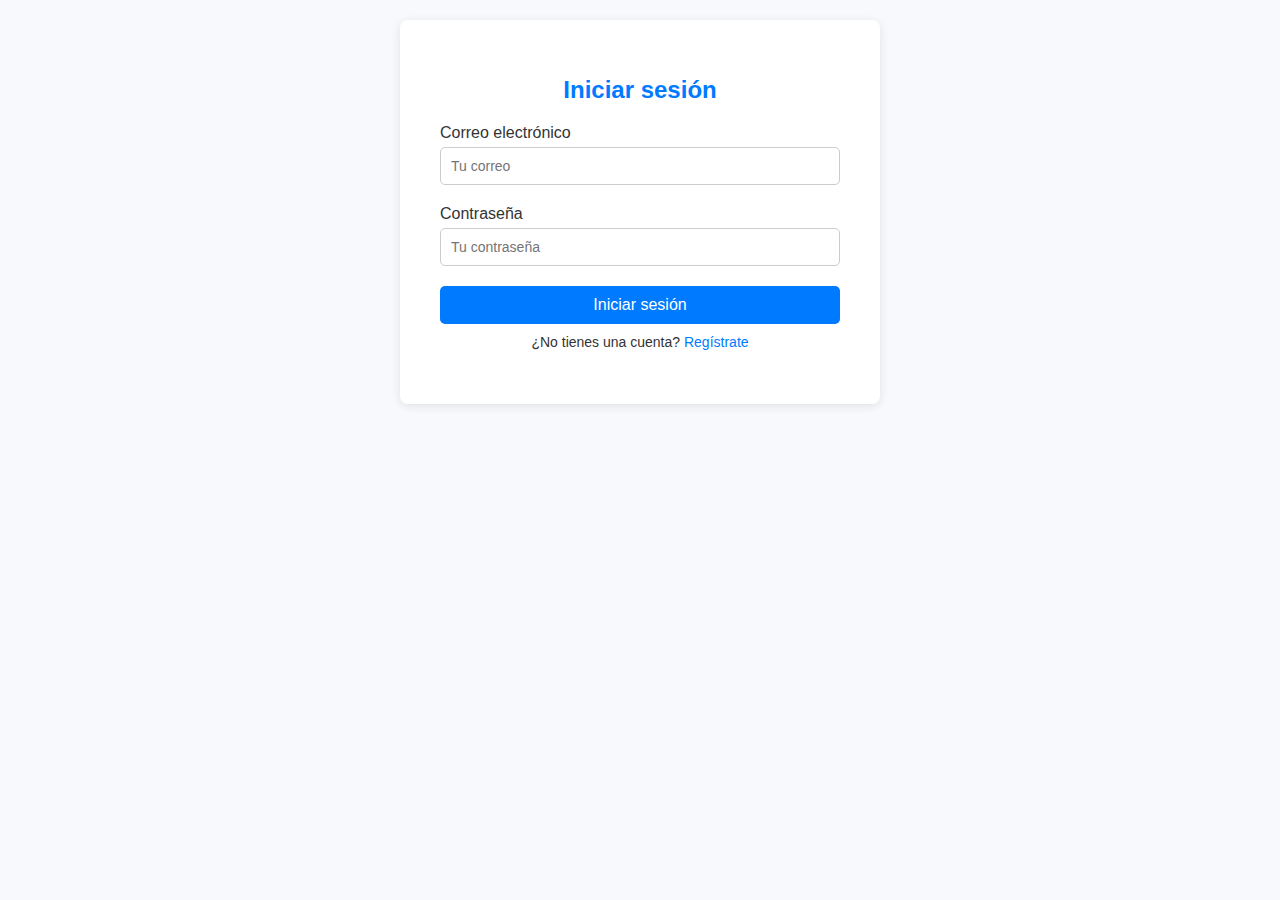
<file: index.html>
<!DOCTYPE html>
<html lang="es">
  <head>
    <meta http-equiv="refresh" content="0; URL='./register/login.html'" />
    <title>Redirigiendo...</title>
  </head>
  <body>
    <p>Redirigiendo a la página de inicio de sesión...</p>
  </body>
</html>
</file>
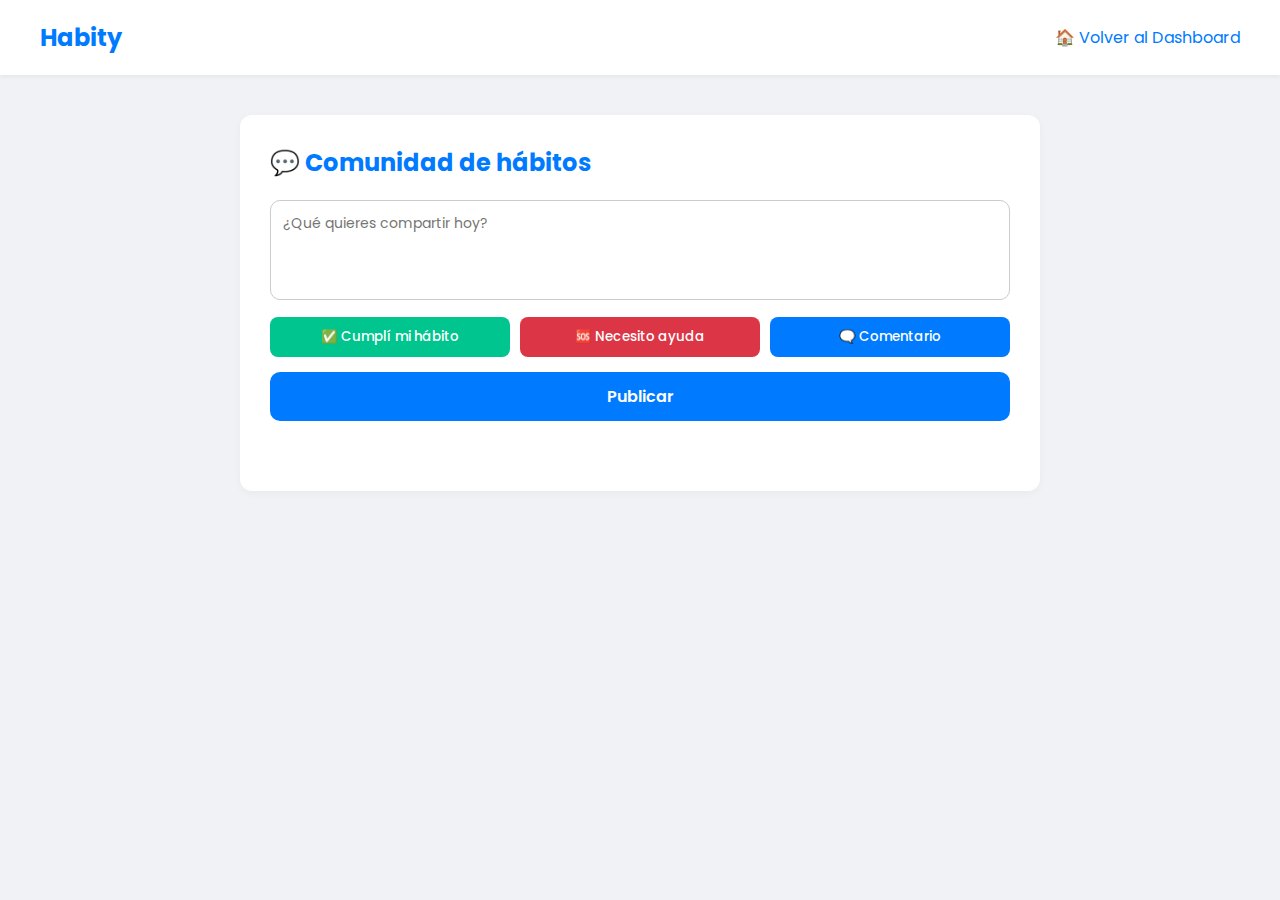
<file: blog/blog.html>
<!DOCTYPE html>
<html lang="es">
<head>
  <meta charset="UTF-8" />
  <meta name="viewport" content="width=device-width, initial-scale=1.0"/>
  <title>Habity - Comunidad</title>
  <link href="https://fonts.googleapis.com/css2?family=Poppins:wght@400;700&display=swap" rel="stylesheet">
  <style>
    * {
      margin: 0;
      padding: 0;
      box-sizing: border-box;
      font-family: 'Poppins', sans-serif;
    }

    body {
      background: #f0f2f5;
      color: #333;
    }

    header {
      background: #fff;
      padding: 20px 40px;
      display: flex;
      justify-content: space-between;
      align-items: center;
      box-shadow: 0 2px 4px rgba(0, 0, 0, 0.05);
    }

    header .logo {
      font-weight: 700;
      font-size: 24px;
      color: #007BFF;
    }

    header nav a {
      margin-left: 20px;
      text-decoration: none;
      color: #007BFF;
    }

    main {
      max-width: 800px;
      margin: 40px auto;
      background: #fff;
      padding: 30px;
      border-radius: 12px;
      box-shadow: 0 2px 8px rgba(0, 0, 0, 0.04);
    }

    h1 {
      font-size: 24px;
      color: #007BFF;
      margin-bottom: 20px;
    }

    form {
      margin-bottom: 40px;
    }

    textarea {
      width: 100%;
      height: 100px;
      padding: 12px;
      border: 1px solid #ccc;
      border-radius: 10px;
      resize: none;
      font-size: 14px;
    }

    .type-select {
      margin-top: 10px;
      display: flex;
      gap: 10px;
    }

    .type-select button {
      flex: 1;
      padding: 10px;
      border: none;
      border-radius: 8px;
      cursor: pointer;
      font-weight: 500;
    }

    .type-logro {
      background: #00c58e;
      color: white;
    }

    .type-ayuda {
      background: #dc3545;
      color: white;
    }

    .type-comentario {
      background: #007BFF;
      color: white;
    }

    .submit-btn {
      margin-top: 15px;
      width: 100%;
      padding: 12px;
      background-color: #007BFF;
      color: white;
      border: none;
      border-radius: 10px;
      font-size: 16px;
      font-weight: 600;
      cursor: pointer;
    }

    .post {
      background: #f7f9fc;
      padding: 20px;
      border-radius: 10px;
      margin-bottom: 20px;
      box-shadow: 0 1px 4px rgba(0, 0, 0, 0.03);
    }

    .post span.type {
      display: inline-block;
      font-size: 12px;
      padding: 2px 8px;
      border-radius: 20px;
      margin-bottom: 8px;
    }

    .logro { background-color: #00c58e33; color: #00a373; }
    .ayuda { background-color: #ffcccc; color: #b00020; }
    .comentario { background-color: #cce5ff; color: #007BFF; }

    .post p {
      font-size: 15px;
      line-height: 1.4;
    }
  </style>
</head>
<body>

<header>
  <div class="logo">Habity</div>
  <nav>
    <a href="index.html">🏠 Volver al Dashboard</a>
  </nav>
</header>

<main>
  <h1>💬 Comunidad de hábitos</h1>

  <form id="postForm">
    <textarea id="postContent" placeholder="¿Qué quieres compartir hoy?"></textarea>

    <div class="type-select">
      <button type="button" class="type-logro" onclick="setType('logro')">✅ Cumplí mi hábito</button>
      <button type="button" class="type-ayuda" onclick="setType('ayuda')">🆘 Necesito ayuda</button>
      <button type="button" class="type-comentario" onclick="setType('comentario')">🗨️ Comentario</button>
    </div>

    <input type="hidden" id="postType" value="comentario">
    <button type="submit" class="submit-btn">Publicar</button>
  </form>

  <div id="postsContainer">
    <!-- Aquí se insertarán las publicaciones -->
  </div>
</main>

<script>
  const form = document.getElementById('postForm');
  const postsContainer = document.getElementById('postsContainer');
  let currentType = 'comentario';

  function setType(type) {
    currentType = type;
    document.getElementById('postType').value = type;
  }

  form.addEventListener('submit', function(e) {
    e.preventDefault();
    const content = document.getElementById('postContent').value.trim();
    const type = document.getElementById('postType').value;

    if (content === '') return;

    const post = document.createElement('div');
    post.classList.add('post');

    const typeSpan = document.createElement('span');
    typeSpan.classList.add('type', type);
    typeSpan.textContent = type === 'logro' ? '✅ Logro' : type === 'ayuda' ? '🆘 Ayuda' : '🗨️ Comentario';

    const message = document.createElement('p');
    message.textContent = content;

    post.appendChild(typeSpan);
    post.appendChild(message);

    postsContainer.prepend(post);
    form.reset();
    currentType = 'comentario';
    document.getElementById('postType').value = 'comentario';
  });
</script>

</body>
</html>
</file>
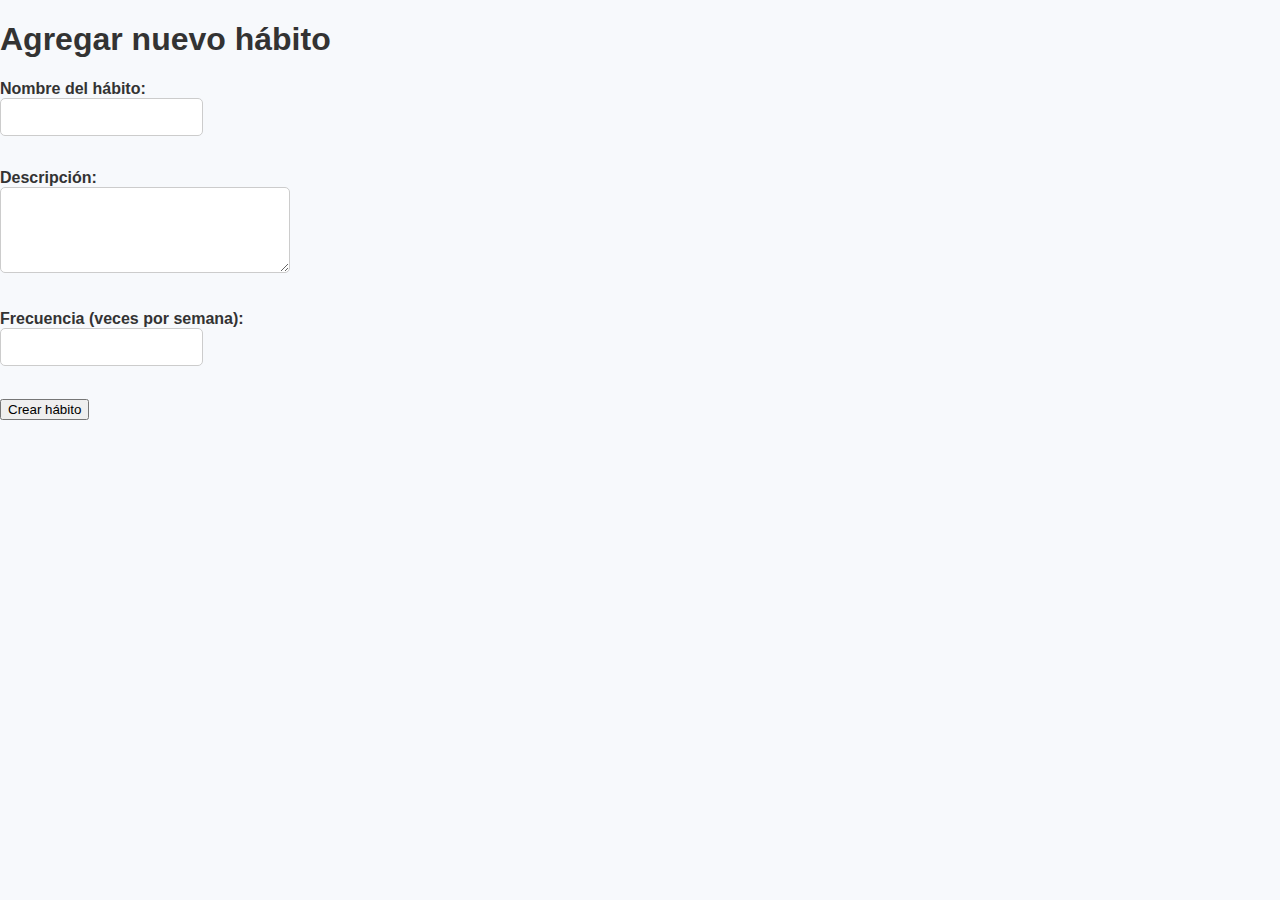
<file: dashboard/agregar-habito.html>
<!-- agregar-habito.html -->
<!DOCTYPE html>
<html lang="es">

<head>
  <meta charset="UTF-8">
  <title>Agregar Hábito</title>

  <style>
    body {
      font-family: 'Poppins', sans-serif;
      background: #f7f9fc;
      color: #333;
      margin: 0;
      padding: 0;
    }

    .container {
      max-width: 800px;
      margin: 0 auto;
      padding: 20px;
    }

    .header {
      text-align: center;
      margin-bottom: 20px;
    }

    .header h1 {
      font-size: 24px;
      color: #007BFF;
    }

    .main-content {
      background: white;
      padding: 20px;
      border-radius: 8px;
      box-shadow: 0 2px 10px rgba(0, 0, 0, 0.1);
    }

    .form {
      display: flex;
      flex-direction: column;
    }

    label {
      margin-bottom: 5px;
      font-weight: bold;
    }

    input,
    textarea,
    select {
      padding: 10px;
      margin-bottom: 15px;
      border: 1px solid #ccc;
      border-radius: 5px;
      font-size: 14px;
    }

    button.btn-primary {
      background: #007BFF;
      color: white;
      padding: 10px;
      border: none;
      border-radius: 5px;
      font-size: 16px;
      cursor: pointer;
    }

    button.btn-primary:hover {
      background: #0056b3;
    }
  </style>
</head>

<body>
  <h1>Agregar nuevo hábito</h1>
  <form id="habito-form">
    <label>Nombre del hábito:</label><br>
    <input type="text" id="nombre" required><br><br>

    <label>Descripción:</label><br>
    <textarea id="descripcion" rows="4" cols="30" required></textarea><br><br>

    <label>Frecuencia (veces por semana):</label><br>
    <input type="number" id="frecuencia" min="1" required><br><br>

    <button type="submit">Crear hábito</button>
  </form>

  <script>
    document.getElementById("habito-form").addEventListener("submit", async (e) => {
      e.preventDefault();

      const token = localStorage.getItem("token");
      if (!token) {
        alert("Inicia sesión primero.");
        return window.location.href = "login.html";
      }

      const nombre = document.getElementById("nombre").value;
      const descripcion = document.getElementById("descripcion").value;
      const frecuencia = document.getElementById("frecuencia").value;

      
      const BASE_URL = window.location.hostname === "localhost"
      ? "http://localhost:8080"
      : "https://habity-backend.up.railway.app";
      
      const response = await fetch(`${BASE_URL}/api/habitos`, {
        method: "POST",
        headers: {
          "Content-Type": "application/json",
          "Authorization": "Bearer " + token
        },
        body: JSON.stringify({ nombre, descripcion, frecuencia })
      });

      if (response.ok) {
        alert("Hábito creado correctamente");
        window.location.href = "ver-habitos.html";
      } else {
        const error = await response.text();
        alert("Error al crear hábito: " + error);
      }
    });
  </script>
</body>

</html>
</file>
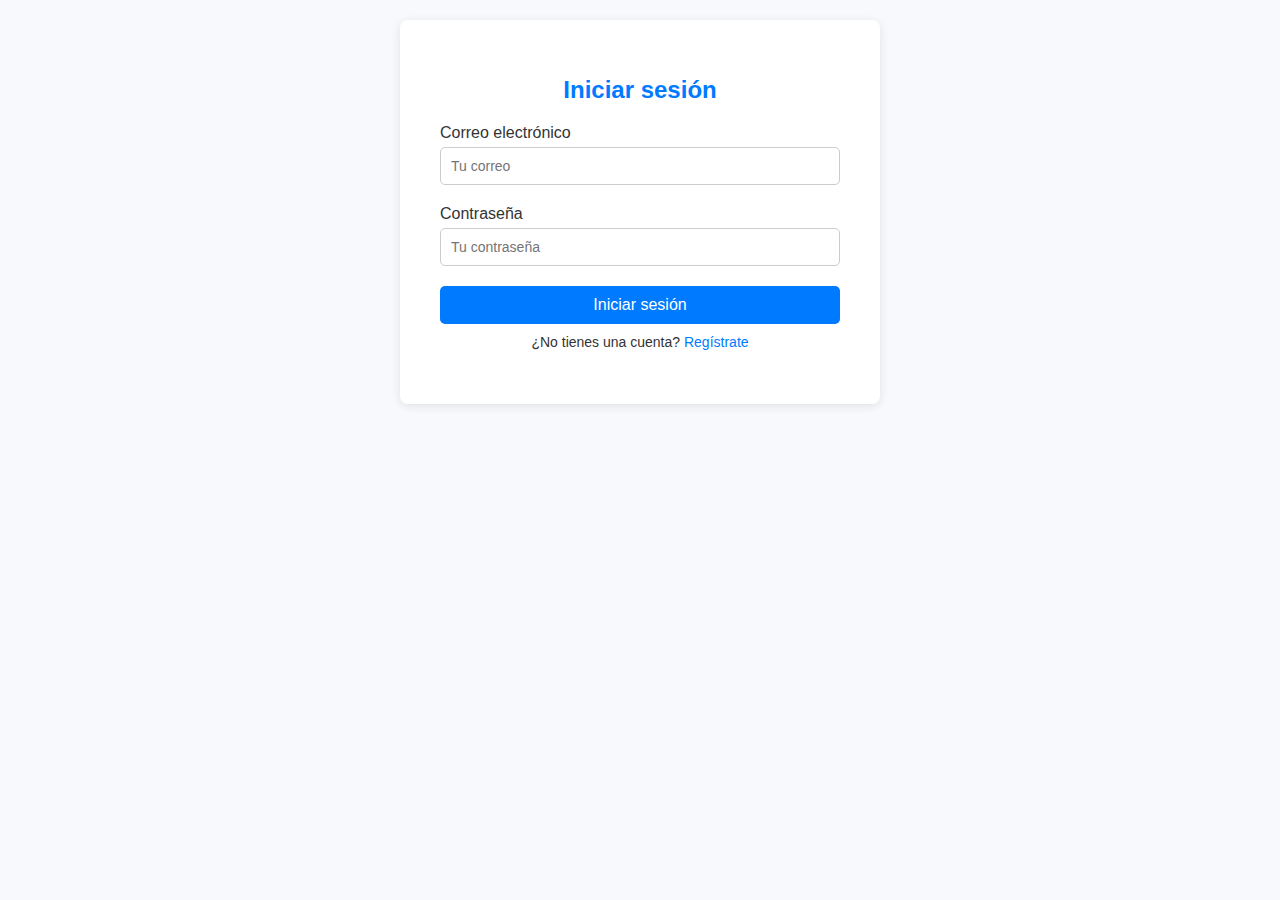
<file: dashboard/ver-habitos.html>
<!-- ver-habitos.html -->
<!DOCTYPE html>
<html lang="es">
<head>
  <meta charset="UTF-8">
  <title>Mis Hábitos</title>
</head>
<body>
  <h1>Mis hábitos</h1>
  <ul id="lista-habitos"></ul>

  <script>
    document.addEventListener("DOMContentLoaded", async () => {
      const token = localStorage.getItem("token");
      if (!token) {
        alert("Inicia sesión primero.");
        return window.location.href = "../register/login.html";
      }
  
      const response = await fetch("http://localhost:8080/api/habitos", {
        headers: {
          "Authorization": "Bearer " + token
        }
      });
  
      if (!response.ok) {
        alert("Error cargando hábitos");
        return;
      }
  
      const data = await response.json();
      const habitos = Array.isArray(data) ? data : Object.values(data); // 💥 fuerza array
  
      const lista = document.getElementById("lista-habitos");
      lista.innerHTML = ""; // limpia antes de insertar
  
      habitos.forEach(h => {
        if (h && h.nombre) {
          const item = document.createElement("li");
          item.textContent = `${h.nombre} - ${h.descripcion} (Frecuencia: ${h.frecuencia})`;
          lista.appendChild(item);
        }
      });
    });
  </script>
  
</body>
</html>
</file>
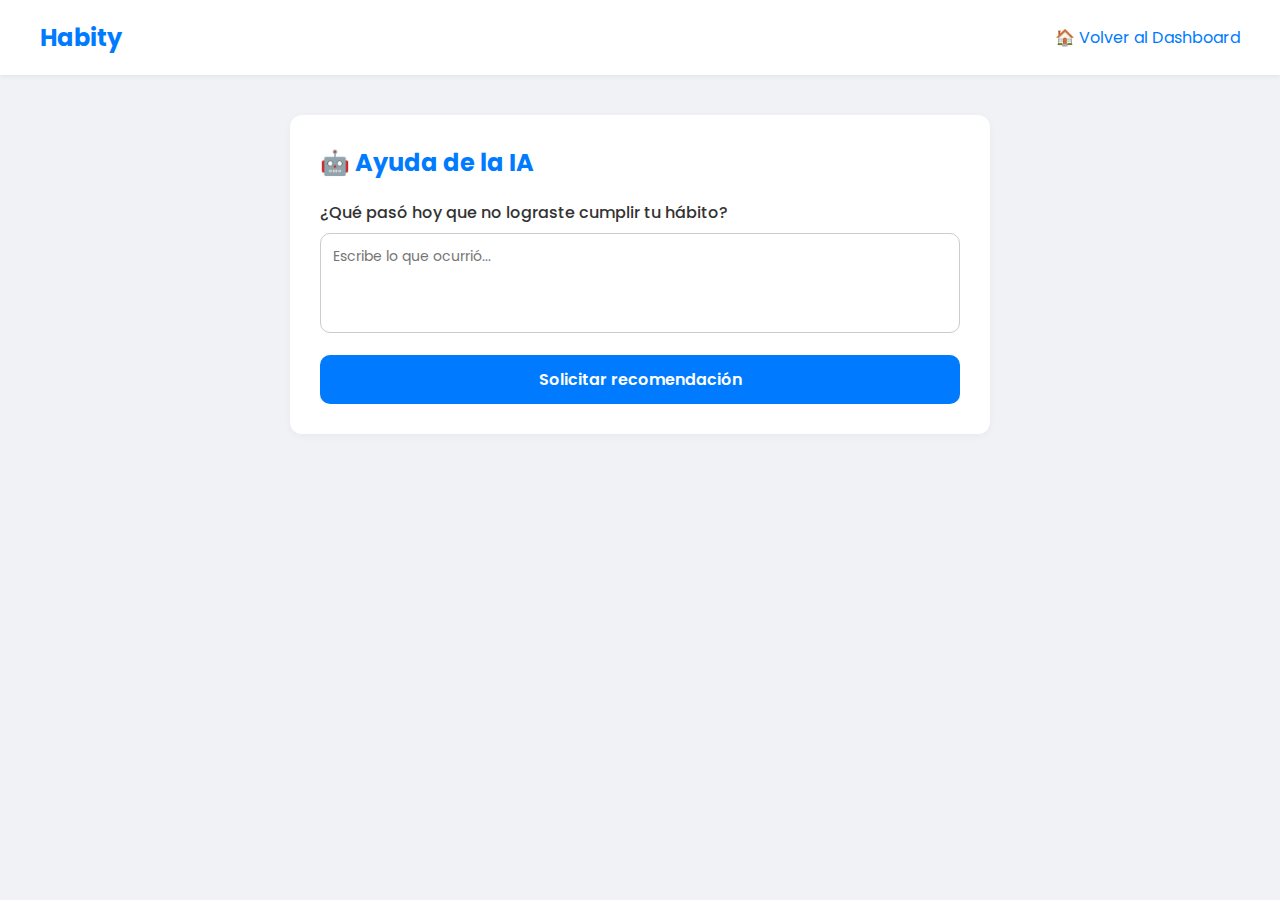
<file: ia/ia.html>
<!DOCTYPE html>
<html lang="es">
<head>
  <meta charset="UTF-8" />
  <meta name="viewport" content="width=device-width, initial-scale=1.0"/>
  <title>Habity - Ayuda de la IA</title>
  <link href="https://fonts.googleapis.com/css2?family=Poppins:wght@400;700&display=swap" rel="stylesheet">
  <style>
    * {
      margin: 0;
      padding: 0;
      box-sizing: border-box;
      font-family: 'Poppins', sans-serif;
    }

    body {
      background: #f0f2f5;
      color: #333;
    }

    header {
      background: #fff;
      padding: 20px 40px;
      display: flex;
      justify-content: space-between;
      align-items: center;
      box-shadow: 0 2px 4px rgba(0, 0, 0, 0.05);
    }

    header .logo {
      font-weight: 700;
      font-size: 24px;
      color: #007BFF;
    }

    header nav a {
      margin-left: 20px;
      text-decoration: none;
      color: #007BFF;
    }

    main {
      max-width: 700px;
      margin: 40px auto;
      background: #fff;
      padding: 30px;
      border-radius: 12px;
      box-shadow: 0 2px 8px rgba(0, 0, 0, 0.04);
    }

    h1 {
      font-size: 24px;
      color: #007BFF;
      margin-bottom: 20px;
    }

    label {
      font-weight: 500;
      display: block;
      margin-bottom: 8px;
    }

    textarea {
      width: 100%;
      height: 100px;
      padding: 12px;
      border: 1px solid #ccc;
      border-radius: 10px;
      resize: none;
      font-size: 14px;
      margin-bottom: 15px;
    }

    button {
      width: 100%;
      padding: 12px;
      background-color: #007BFF;
      color: white;
      border: none;
      border-radius: 10px;
      font-size: 16px;
      font-weight: 600;
      cursor: pointer;
    }

    .respuesta-ia {
      margin-top: 30px;
      background: #f7f9fc;
      border-left: 5px solid #007BFF;
      padding: 20px;
      border-radius: 10px;
      font-size: 15px;
      color: #444;
      line-height: 1.5;
    }
  </style>
</head>
<body>

<header>
  <div class="logo">Habity</div>
  <nav>
    <a href="index.html">🏠 Volver al Dashboard</a>
  </nav>
</header>

<main>
  <h1>🤖 Ayuda de la IA</h1>
  <form id="aiForm">
    <label for="descripcion">¿Qué pasó hoy que no lograste cumplir tu hábito?</label>
    <textarea id="descripcion" placeholder="Escribe lo que ocurrió..."></textarea>
    <button type="submit">Solicitar recomendación</button>
  </form>

  <div id="respuesta" class="respuesta-ia" style="display: none;"></div>
</main>

<script>
  const form = document.getElementById('aiForm');
  const respuesta = document.getElementById('respuesta');

  const respuestasIA = [
    "Recuerda que fallar un día no define tu camino. Mañana es otra oportunidad para empezar fuerte 💪.",
    "¿Qué puedes cambiar mañana? Hazlo simple y empieza con solo 1 acción clave.",
    "Divide tu hábito en partes más pequeñas. A veces menos es más para crear constancia.",
    "¡Vamos, Romario! Tu constancia vale más que la perfección. Hazlo aunque sea solo 5 minutos.",
    "Los días difíciles también suman si te levantas al día siguiente. Tú puedes, confía en el proceso."
  ];

  form.addEventListener('submit', function(e) {
    e.preventDefault();
    const texto = document.getElementById('descripcion').value.trim();
    if (!texto) return;

    const respuestaRandom = respuestasIA[Math.floor(Math.random() * respuestasIA.length)];
    respuesta.innerText = respuestaRandom;
    respuesta.style.display = 'block';
    form.reset();
  });
</script>

</body>
</html>
</file>
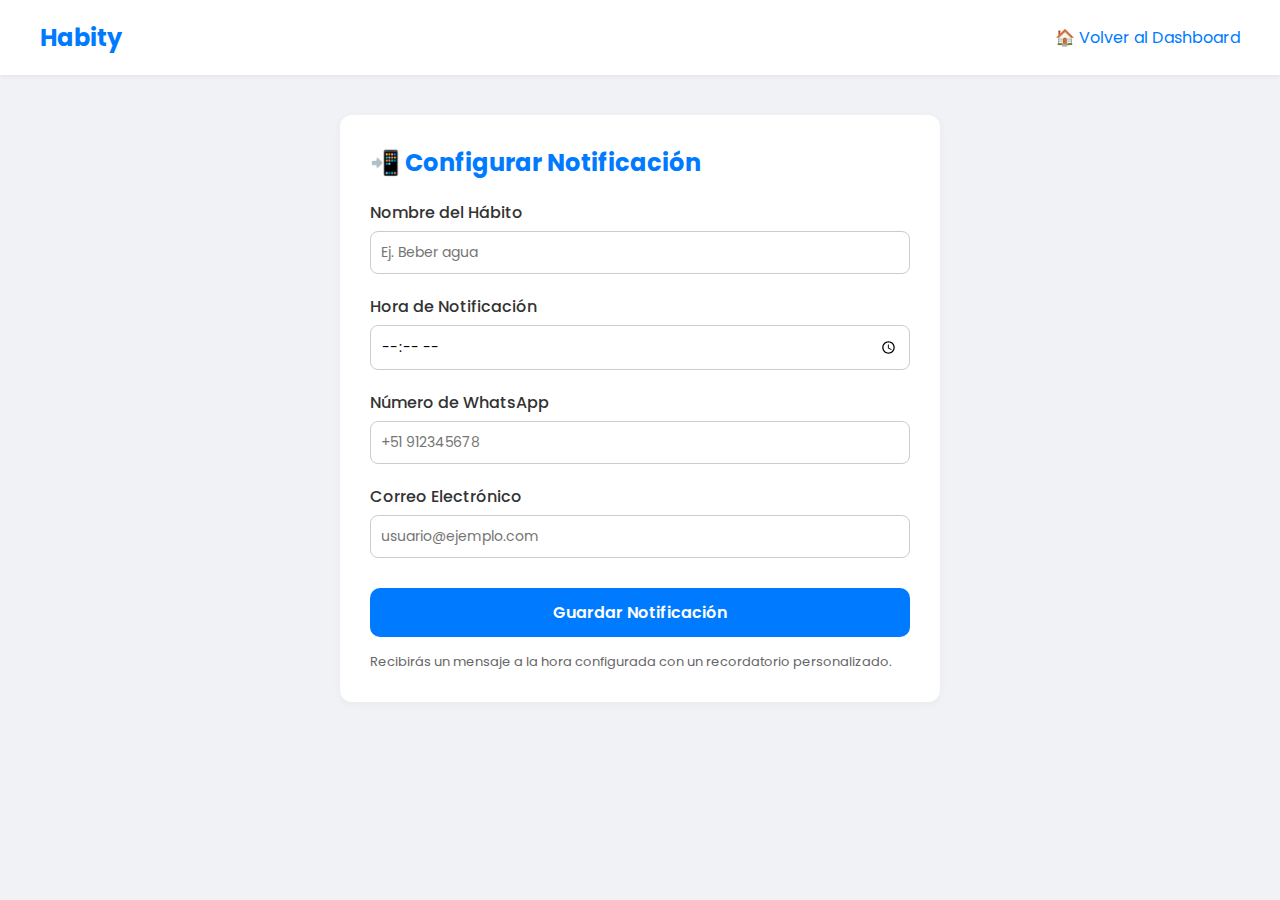
<file: Notificaciones/notifcaciones.html>
<!DOCTYPE html>
<html lang="es">
<head>
  <meta charset="UTF-8">
  <meta name="viewport" content="width=device-width, initial-scale=1.0">
  <title>Habity - Notificaciones</title>
  <link href="https://fonts.googleapis.com/css2?family=Poppins:wght@400;700&display=swap" rel="stylesheet">
  <style>
    * {
      margin: 0;
      padding: 0;
      box-sizing: border-box;
      font-family: 'Poppins', sans-serif;
    }

    body {
      background: #f0f2f5;
      color: #333;
    }

    header {
      background: #fff;
      padding: 20px 40px;
      display: flex;
      justify-content: space-between;
      align-items: center;
      box-shadow: 0 2px 4px rgba(0, 0, 0, 0.05);
    }

    header .logo {
      font-weight: 700;
      font-size: 24px;
      color: #007BFF;
    }

    header nav a {
      margin-left: 20px;
      text-decoration: none;
      color: #007BFF;
    }

    main {
      max-width: 600px;
      margin: 40px auto;
      background: #fff;
      padding: 30px;
      border-radius: 12px;
      box-shadow: 0 2px 8px rgba(0, 0, 0, 0.04);
    }

    h1 {
      font-size: 24px;
      margin-bottom: 20px;
      color: #007BFF;
    }

    label {
      display: block;
      margin-top: 20px;
      margin-bottom: 6px;
      font-weight: 500;
    }

    input {
      width: 100%;
      padding: 10px;
      border: 1px solid #ccc;
      border-radius: 8px;
      font-size: 14px;
    }

    button {
      margin-top: 30px;
      background-color: #007BFF;
      color: #fff;
      border: none;
      padding: 12px 20px;
      border-radius: 10px;
      font-size: 16px;
      font-weight: 600;
      cursor: pointer;
      width: 100%;
    }

    button:hover {
      background-color: #0056b3;
    }

    .form-note {
      margin-top: 15px;
      font-size: 13px;
      color: #666;
    }
  </style>
</head>
<body>

<header>
  <div class="logo">Habity</div>
  <nav>
    <a href="index.html">🏠 Volver al Dashboard</a>
  </nav>
</header>

<main>
  <h1>📲 Configurar Notificación</h1>

  <form>
    <label for="habit-name">Nombre del Hábito</label>
    <input type="text" id="habit-name" name="habit-name" placeholder="Ej. Beber agua">

    <label for="time">Hora de Notificación</label>
    <input type="time" id="time" name="time">

    <label for="whatsapp">Número de WhatsApp</label>
    <input type="tel" id="whatsapp" name="whatsapp" placeholder="+51 912345678">

    <label for="email">Correo Electrónico</label>
    <input type="email" id="email" name="email" placeholder="usuario@ejemplo.com">

    <button type="submit">Guardar Notificación</button>
    <p class="form-note">Recibirás un mensaje a la hora configurada con un recordatorio personalizado.</p>
  </form>
</main>

</body>
</html>
</file>
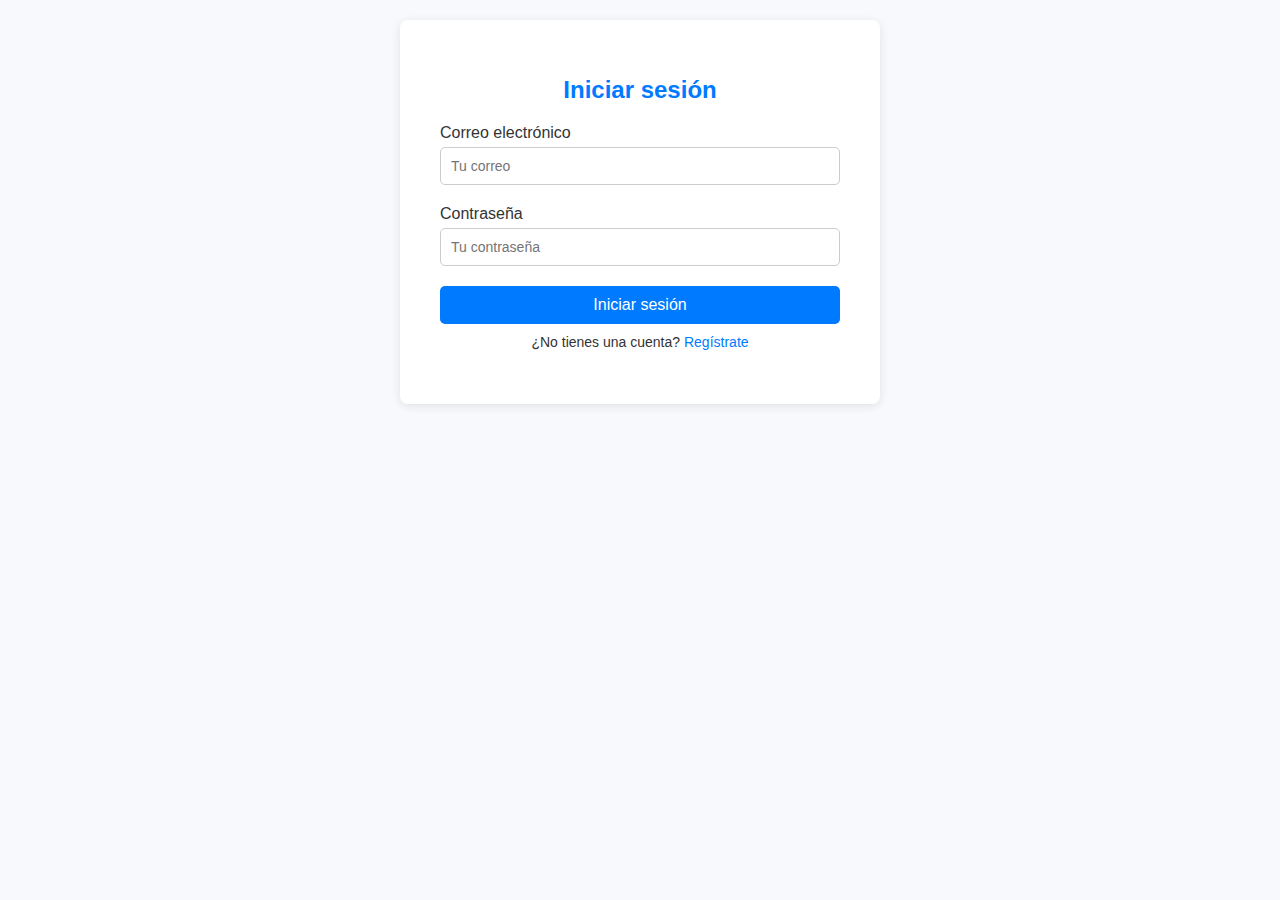
<file: register/login.html>
<!DOCTYPE html>
<html lang="es">

<head>
  <meta charset="UTF-8">
  <meta name="viewport" content="width=device-width, initial-scale=1.0">
  <title>Iniciar Sesión - Habity</title>
  <link rel="stylesheet" href="./register.css">
</head>

<body>
  <div class="form-container">
    <h1>Iniciar sesión</h1>
    <form id="login-form">
      <label for="email">Correo electrónico</label>
      <input type="email" id="email" name="email" placeholder="Tu correo" required>

      <label for="password">Contraseña</label>
      <input type="password" id="password" name="password" placeholder="Tu contraseña" required>

      <button type="submit" class="btn-primary">Iniciar sesión</button>
    </form>
    <p>¿No tienes una cuenta? <a href="register.html">Regístrate</a></p>
  </div>
  <script>
    document.getElementById("login-form").addEventListener("submit", async (e) => {
      e.preventDefault();

      const email = document.getElementById("email").value;
      const password = document.getElementById("password").value;

      const BASE_URL = window.location.hostname === "localhost"
      ? "http://localhost:8080"
      : "https://habity-backend.up.railway.app";
      const response = await fetch(`${BASE_URL}/api/auth/login`, {
        method: "POST",
        headers: {
          "Content-Type": "application/json"
        },
        body: JSON.stringify({ email, password })
      });

      if (response.ok) {
        const data = await response.json();
        localStorage.setItem("token", data.token);        // Guarda el token JWT
        localStorage.setItem("nombre", data.nombre);      // Guarda el nombre
        localStorage.setItem("email", data.email);        // Guarda el correo

        window.location.href = "../dashboard/dashboard.html";          // Redirige al dashboard
      } else {
        const error = await response.text();
        alert("Error: " + error);
      }
    });
  </script>
</body>

</html>
</file>
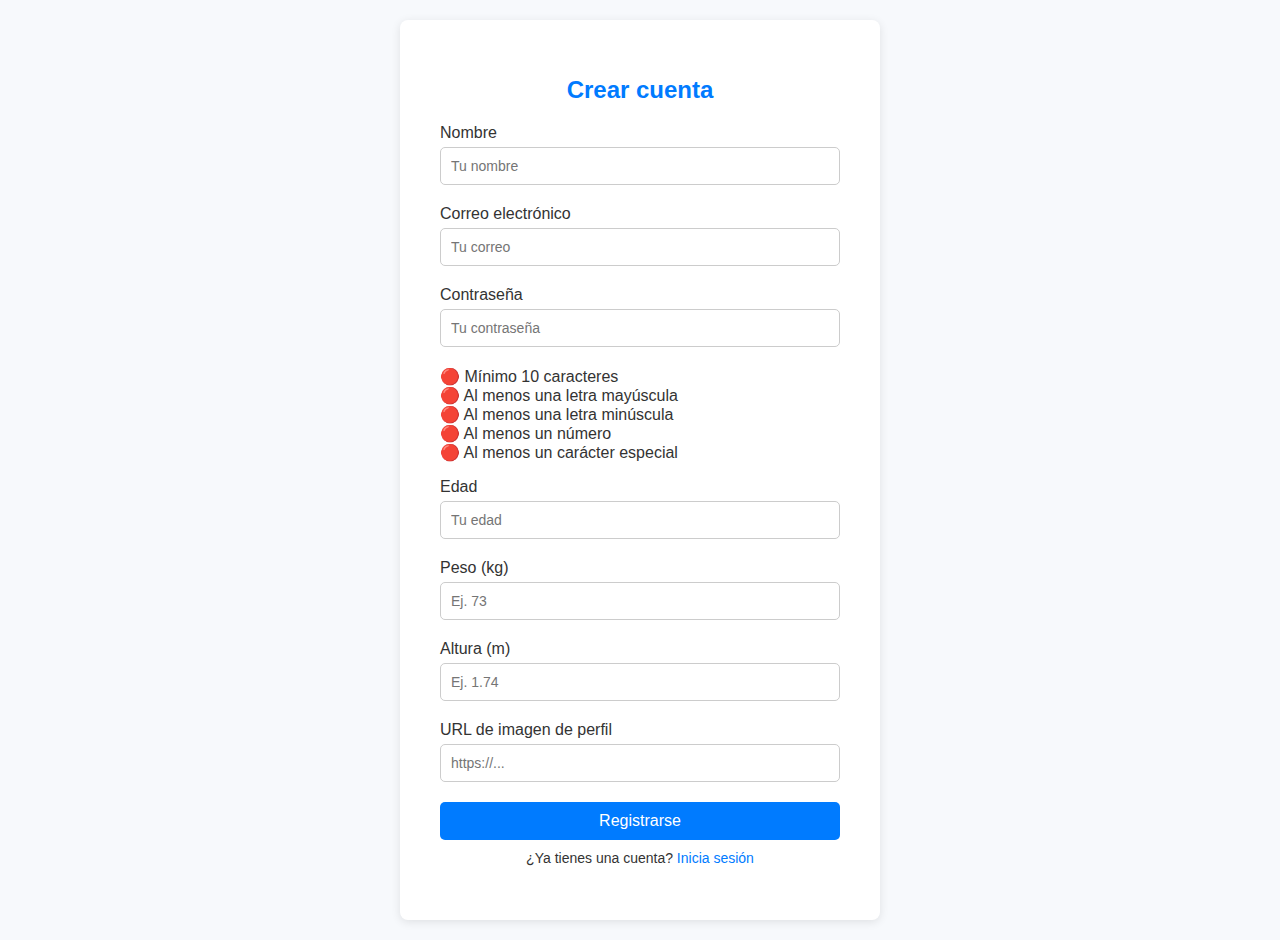
<file: register/register.html>
<!DOCTYPE html>
<html lang="es">
<head>
  <meta charset="UTF-8">
  <meta name="viewport" content="width=device-width, initial-scale=1.0">
  <title>Registro - Habity</title>
  <link rel="stylesheet" href="./register.css">
</head>
<body>
  <div class="form-container">
    <h1>Crear cuenta</h1>
    <form id="registro-form">
      <label for="nombre">Nombre</label>
      <input type="text" id="nombre" name="nombre" placeholder="Tu nombre" required>

      <label for="email">Correo electrónico</label>
      <input type="email" id="email" name="email" placeholder="Tu correo" required>

      <label for="password">Contraseña</label>
      <input type="password" id="password" name="password" placeholder="Tu contraseña" required>
      
      <ul id="password-rules">
        <li id="rule-length">🔴 Mínimo 10 caracteres</li>
        <li id="rule-uppercase">🔴 Al menos una letra mayúscula</li>
        <li id="rule-lowercase">🔴 Al menos una letra minúscula</li>
        <li id="rule-number">🔴 Al menos un número</li>
        <li id="rule-special">🔴 Al menos un carácter especial</li>
      </ul>

      <label for="edad">Edad</label>
      <input type="number" id="edad" name="edad" placeholder="Tu edad" required>

      <label for="peso">Peso (kg)</label>
      <input type="number" id="peso" name="peso" placeholder="Ej. 73" step="0.1" required>

      <label for="altura">Altura (m)</label>
      <input type="number" id="altura" name="altura" placeholder="Ej. 1.74" step="0.01" required>

      <label for="imagenUrl">URL de imagen de perfil</label>
      <input type="text" id="imagenUrl" name="imagenUrl" placeholder="https://...">

      <button type="submit" class="btn-primary">Registrarse</button>
    </form>
    <p>¿Ya tienes una cuenta? <a href="login.html">Inicia sesión</a></p>
  </div>

  <script>
    document.getElementById("registro-form").addEventListener("submit", async (e) => {
      e.preventDefault();

      const nombre = document.getElementById("nombre").value;
      const email = document.getElementById("email").value;
      const password = document.getElementById("password").value;
      const edad = document.getElementById("edad").value;
      const peso = document.getElementById("peso").value;
      const altura = document.getElementById("altura").value;
      const imagenUrl = document.getElementById("imagenUrl").value;

      try {
        const BASE_URL = window.location.hostname === "localhost"
        ? "http://localhost:8080"
        : "https://habity-backend.up.railway.app";

        const response = await fetch(`${BASE_URL}/api/auth/register`, {
          method: "POST",
          headers: {
            "Content-Type": "application/json"
          },
          body: JSON.stringify({ nombre, email, password, edad, peso, altura, imagenUrl })
        });

        if (response.ok) {
          alert("Usuario registrado exitosamente 🎉");
          window.location.href = "login.html";
        } else {
          const errorText = await response.text();
          alert("Error: " + errorText);
        }
      } catch (error) {
        alert("Error de conexión con el servidor");
        console.error(error);
      }
    });

    const passwordInput = document.getElementById("password");
    const ruleLength = document.getElementById("rule-length");
    const ruleUpper = document.getElementById("rule-uppercase");
    const ruleLower = document.getElementById("rule-lowercase");
    const ruleNumber = document.getElementById("rule-number");
    const ruleSpecial = document.getElementById("rule-special");

    passwordInput.addEventListener("input", () => {
      const value = passwordInput.value;

      toggleRule(ruleLength, value.length >= 10);
      toggleRule(ruleUpper, /[A-Z]/.test(value));
      toggleRule(ruleLower, /[a-z]/.test(value));
      toggleRule(ruleNumber, /[0-9]/.test(value));
      toggleRule(ruleSpecial, /[!@#$%^&*(),.?":{}|<>]/.test(value));
    });

    function toggleRule(element, condition) {
      element.textContent = (condition ? "🟢" : "🔴") + " " + element.textContent.slice(2);
    }
  </script>
</body>
</html>
</file>
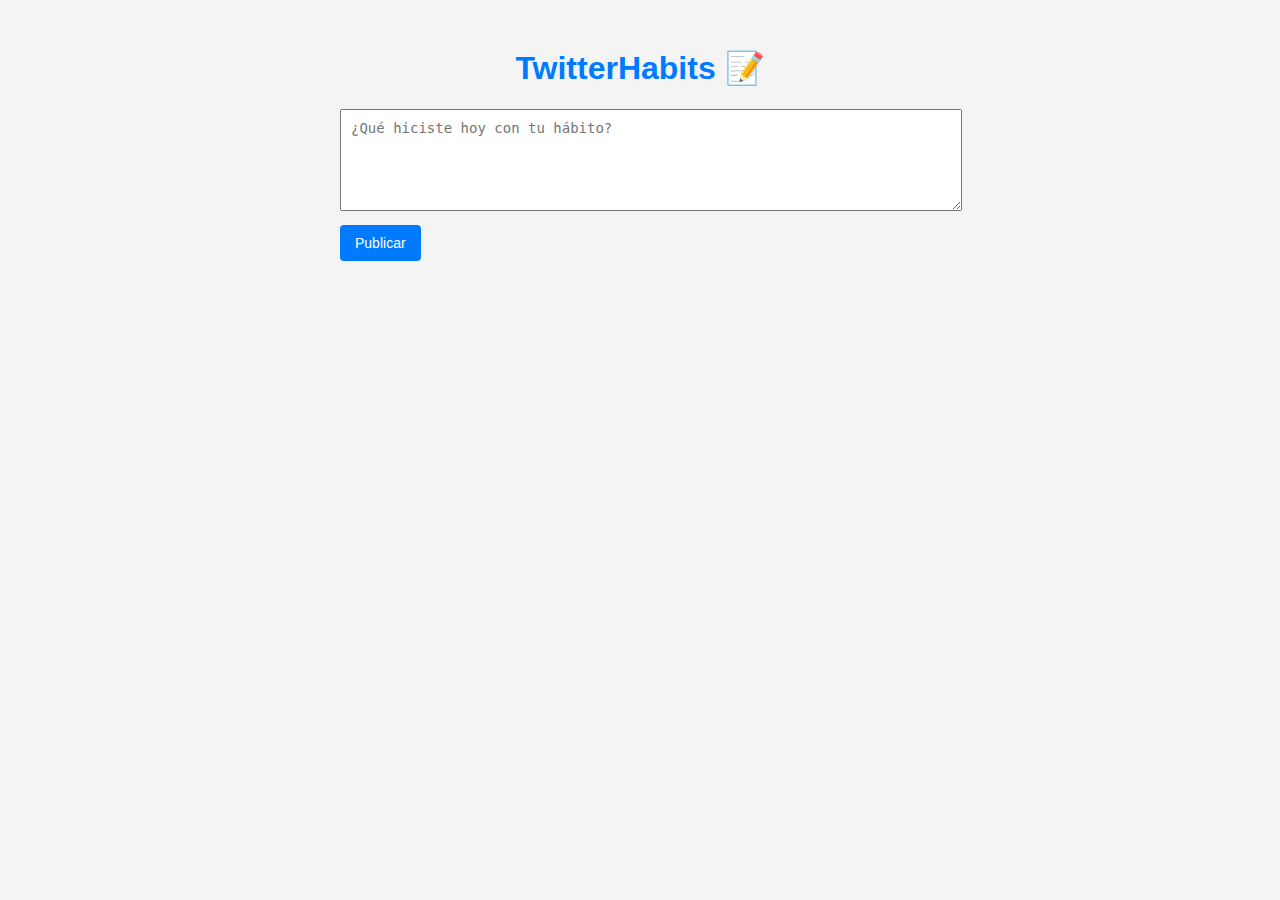
<file: twietterhabits/twiterhabits.html>
<!DOCTYPE html>
<html lang="es">

<head>
    <meta charset="UTF-8">
    <title>TwitterHabits</title>
    <style>
        body {
            font-family: Arial, sans-serif;
            background: #f4f4f4;
            padding: 20px;
        }

        .container {
            max-width: 600px;
            margin: auto;
        }

        h1 {
            text-align: center;
            color: #007BFF;
        }

        textarea {
            width: 100%;
            height: 80px;
            padding: 10px;
            font-size: 14px;
            resize: vertical;
        }

        button {
            margin-top: 10px;
            padding: 10px 15px;
            font-size: 14px;
            background: #007BFF;
            color: white;
            border: none;
            cursor: pointer;
            border-radius: 4px;
        }

        .post {
            background: white;
            padding: 15px;
            margin-top: 20px;
            border-radius: 6px;
            box-shadow: 0 2px 4px rgba(0, 0, 0, 0.1);
        }

        .post .author {
            font-weight: bold;
            margin-bottom: 5px;
        }

        .post .date {
            color: gray;
            font-size: 12px;
            margin-bottom: 10px;
        }
    </style>
</head>

<body>
    <div class="container">
        <h1>TwitterHabits 📝</h1>

        <textarea id="contenido" placeholder="¿Qué hiciste hoy con tu hábito?"></textarea>
        <button onclick="publicar()">Publicar</button>

        <div id="publicaciones"></div>
    </div>

    <script>
        const token = localStorage.getItem("token");

        async function cargarPublicaciones() {
            const BASE_URL = window.location.hostname === "localhost"
            ? "http://localhost:8080"
            : "https://habity-backend.up.railway.app";
            const res = await fetch(`${BASE_URL}/api/publicaciones`, {
                headers: { "Authorization": "Bearer " + token }
            });
            const publicaciones = await res.json();

            const container = document.getElementById("publicaciones");
            container.innerHTML = "";

            for (const pub of publicaciones) {
                const likes = await fetch(`${BASE_URL}/api/publicaciones/${pub.id}/likes`, {
                    headers: {
                        "Authorization": "Bearer " + localStorage.getItem("token")
                    }
                }).then(r => r.json());

                const dislikes = await fetch(`${BASE_URL}/api/publicaciones/${pub.id}/dislikes`, {
                    headers: {
                        "Authorization": "Bearer " + localStorage.getItem("token")
                    }
                }).then(r => r.json());
                const div = document.createElement("div");
                div.className = "post";
                div.innerHTML = `
      <div class="author">${pub.usuario.nombre}</div>
      <div class="date">${new Date(pub.fechaCreacion).toLocaleString()}</div>
      <div class="text">${pub.contenido}</div>
      <button onclick="reaccionar(${pub.id}, true)">👍 ${likes}</button>
      <button onclick="reaccionar(${pub.id}, false)">👎 ${dislikes}</button>
    `;
                container.appendChild(div);
            }
        }
        function reaccionar(id, esLike) {
            const BASE_URL = window.location.hostname === "localhost"
            ? "http://localhost:8080"
            : "https://habity-backend.up.railway.app";
            fetch(`${BASE_URL}/api/publicaciones/${id}/reaccion?like=${esLike}`, {
                method: "PUT",
                headers: {
                    "Authorization": "Bearer " + token
                }
            }).then(cargarPublicaciones);
        }

        async function publicar() {
            const contenido = document.getElementById("contenido").value.trim();
            if (!contenido) return alert("Escribe algo antes de publicar.");
            
            const BASE_URL = window.location.hostname === "localhost"
            ? "http://localhost:8080"
            : "https://habity-backend.up.railway.app";
            const res = await fetch(`${BASE_URL}/api/publicaciones`, {
                method: "POST",
                headers: {
                    "Content-Type": "application/json",
                    "Authorization": "Bearer " + token
                },
                body: JSON.stringify({ contenido })
            });

            if (res.ok) {
                document.getElementById("contenido").value = "";
                cargarPublicaciones();
            } else {
                alert("Error al publicar.");
            }
        }

        // Cargar publicaciones al iniciar
        cargarPublicaciones();
    </script>
</body>

</html>
</file>
<file: register/register.css>
body {
    font-family: 'Poppins', sans-serif;
    background: #f7f9fc;
    color: #333;
    margin: 0;
    display: flex;
    justify-content: center;
    align-items: center;
  }
  
  .form-container {
    background: white;
    padding: 40px;
    border-radius: 8px;
    box-shadow: 0 2px 10px rgba(0, 0, 0, 0.1);
    width: 100%;
    max-width: 400px;
    text-align: center;
    margin: 20px 0;
  }
  
  h1 {
    margin-bottom: 20px;
    font-size: 24px;
    color: #007BFF;
  }
  
  form {
    display: flex;
    flex-direction: column;
  }
  
  label {
    text-align: left;
    margin-bottom: 5px;
    font-weight: 500;
  }
  
  input {
    padding: 10px;
    margin-bottom: 20px;
    border: 1px solid #ccc;
    border-radius: 5px;
    font-size: 14px;
  }
  
  button.btn-primary {
    background: #007BFF;
    color: white;
    padding: 10px;
    border: none;
    border-radius: 5px;
    font-size: 16px;
    cursor: pointer;
  }
  
  button.btn-primary:hover {
    background: #0056b3;
  }
  
  p {
    margin-top: 10px;
    font-size: 14px;
  }
  
  p a {
    color: #007BFF;
    text-decoration: none;
  }
  
  p a:hover {
    text-decoration: underline;
  }

  ul{
    list-style-type: none;
    padding-left: 0;
    text-align: left;
    margin-top: 0;
  }

  li {
    justify-content: left;
    padding-left: 0;
  }
</file>
